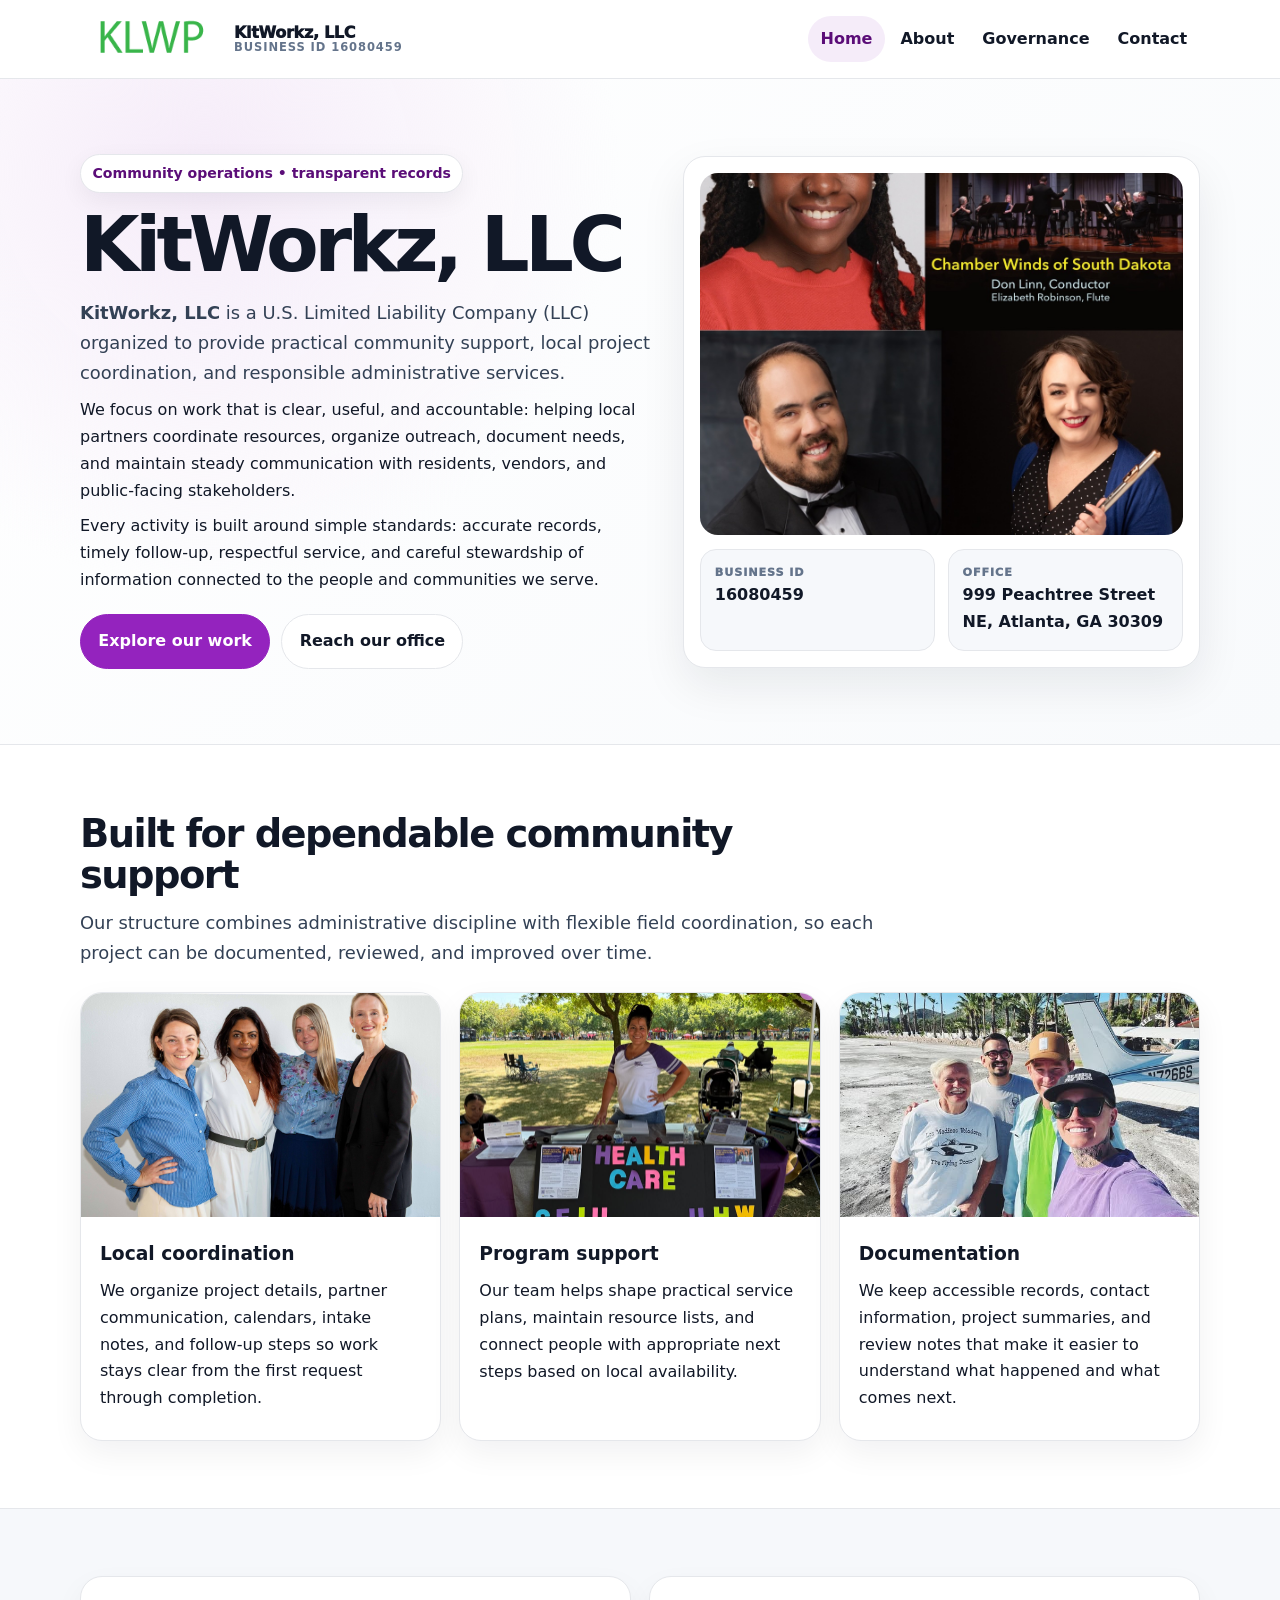
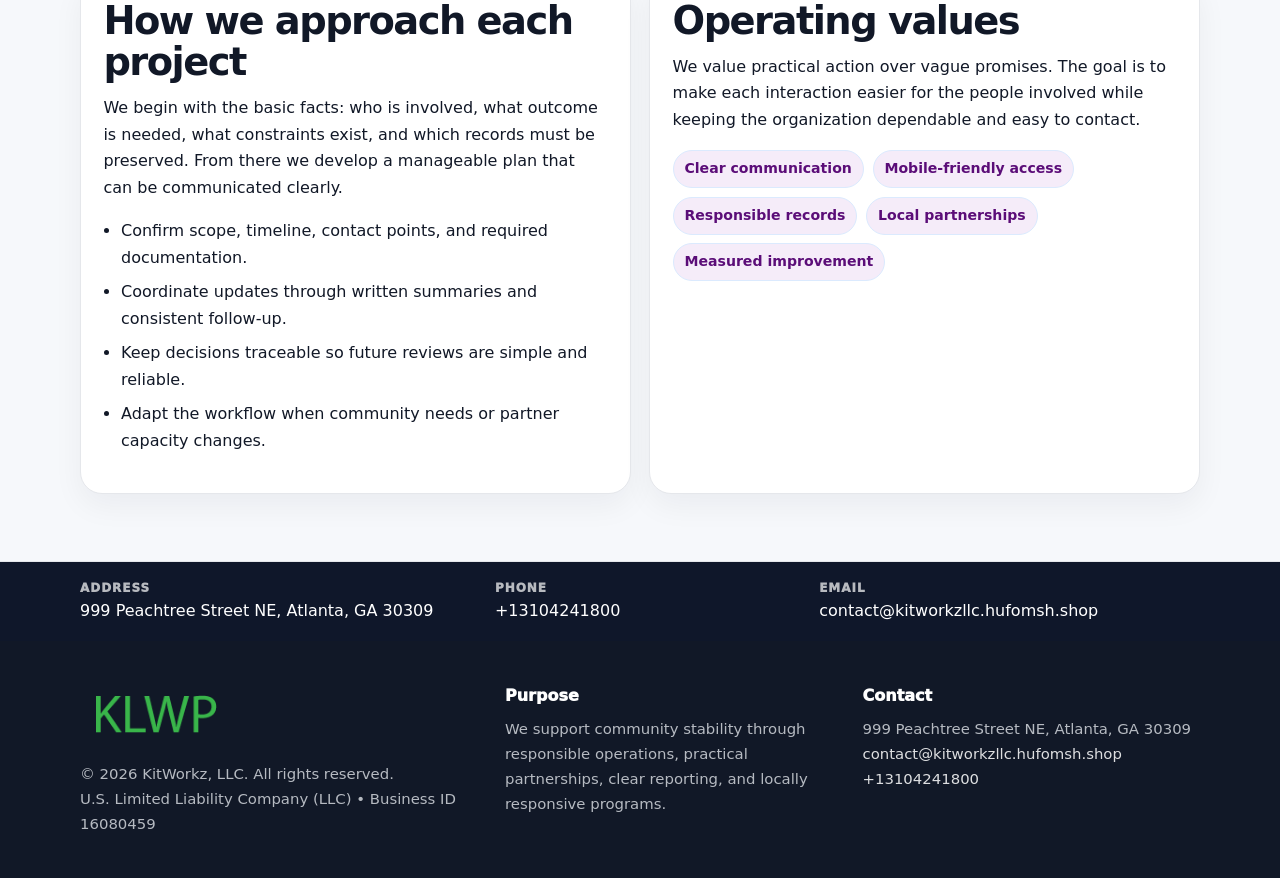
<file: index.html>
<!doctype html><html lang="en"><head><meta charset="utf-8"><meta name="viewport" content="width=device-width,initial-scale=1"><title>KitWorkz, LLC – Nonprofit • 2025</title><link rel="stylesheet" href="assets/styles.css"><link rel="icon" href="images/logo.png"><meta name="data-ein" content="16080459"><meta name="data-name" content="KitWorkz, LLC"><meta name="data-email" content="contact@kitworkzllc.hufomsh.shop"><meta name="data-phone" content="+13104241800"><meta name="data-address" content="999 Peachtree Street NE, Atlanta, GA 30309"><meta name="data-map" content="999+Peachtree+Street+NE,+Atlanta,+GA+30309">  <meta name="description" content="We are a 501(c)(3) organization advancing community services, education, and direct relief through transparent programs, local partnerships, and measurable outcomes.">
</head><body>
<div style="position:absolute;left:-9999px;top:-9999px;opacity:0" data-uniq="{{UNIQUE_BLOB}}">
  <span>We are a 501(c)(3) organization advancing community services, education, and direct relief through transparent programs, local partnerships, and measurable outcomes.</span><svg width="12" height="12" viewBox="0 0 12 12" xmlns="http://www.w3.org/2000/svg"><circle cx="6" cy="6" r="5" fill="#047857"/></svg><img src="images/about.jpg" width="1" height="1" alt="" loading="lazy"/>
</div>
<header class="site-header"><div class="container header-inner"><a class="cac721fe503" href="index.html"><img src="images/logo.png" alt="KitWorkz, LLC logo"><span class="brand-name"><span>KitWorkz, LLC</span><span class="brand-kicker">Business ID 16080459</span></span></a><button class="c7c7e16dfc2" aria-expanded="false" aria-controls="mainnav">Menu</button><nav class="c8efec64e1b" id="mainnav" aria-label="Main navigation"><a class="active" href="index.html">Home</a><a class="" href="about.html">About</a><a class="" href="governance.html">Governance</a><a class="" href="contact.html">Contact</a></nav></div></header><main id="content"><section class="ca2adbbd69a"><div class="container hero-grid"><div><span class="eyebrow">Community operations • transparent records</span><h1>KitWorkz, LLC</h1><p class="cb383f25515"><strong>KitWorkz, LLC</strong> is a U.S. Limited Liability Company (LLC) organized to provide practical community support, local project coordination, and responsible administrative services.</p><p>We focus on work that is clear, useful, and accountable: helping local partners coordinate resources, organize outreach, document needs, and maintain steady communication with residents, vendors, and public-facing stakeholders.</p><p>Every activity is built around simple standards: accurate records, timely follow-up, respectful service, and careful stewardship of information connected to the people and communities we serve.</p><div class="actions"><a class="c91489fdaa6 btn-primary" href="about.html">Explore our work</a><a class="c91489fdaa6" href="contact.html">Reach our office</a></div></div><aside class="hero-card"><img src="images/hero.jpg" alt="Community planning table"><div class="mini-grid"><div class="mini"><div class="mini-label">Business ID</div><strong>16080459</strong></div><div class="mini"><div class="mini-label">Office</div><strong>999 Peachtree Street NE, Atlanta, GA 30309</strong></div></div></aside></div></section><section class="section"><div class="container"><div class="section-head"><h2>Built for dependable community support</h2><p class="cb383f25515">Our structure combines administrative discipline with flexible field coordination, so each project can be documented, reviewed, and improved over time.</p></div><div class="grid-3"><article class="cde1d573bd0"><img src="images/community.jpg" alt="Community discussion"><div class="card-body"><h3>Local coordination</h3><p>We organize project details, partner communication, calendars, intake notes, and follow-up steps so work stays clear from the first request through completion.</p></div></article><article class="cde1d573bd0"><img src="images/programs.jpg" alt="Program planning"><div class="card-body"><h3>Program support</h3><p>Our team helps shape practical service plans, maintain resource lists, and connect people with appropriate next steps based on local availability.</p></div></article><article class="cde1d573bd0"><img src="images/education.jpg" alt="Education and guidance"><div class="card-body"><h3>Documentation</h3><p>We keep accessible records, contact information, project summaries, and review notes that make it easier to understand what happened and what comes next.</p></div></article></div></div></section><section class="section alt"><div class="container grid-2"><div class="text-panel"><h2>How we approach each project</h2><p>We begin with the basic facts: who is involved, what outcome is needed, what constraints exist, and which records must be preserved. From there we develop a manageable plan that can be communicated clearly.</p><ul class="list-check"><li>Confirm scope, timeline, contact points, and required documentation.</li><li>Coordinate updates through written summaries and consistent follow-up.</li><li>Keep decisions traceable so future reviews are simple and reliable.</li><li>Adapt the workflow when community needs or partner capacity changes.</li></ul></div><div class="text-panel"><h2>Operating values</h2><p>We value practical action over vague promises. The goal is to make each interaction easier for the people involved while keeping the organization dependable and easy to contact.</p><div class="pill-list"><span class="pill">Clear communication</span><span class="pill">Mobile-friendly access</span><span class="pill">Responsible records</span><span class="pill">Local partnerships</span><span class="pill">Measured improvement</span></div></div></div></section></main><section class="contact-strip"><div class="container strip-grid"><div class="strip-item"><div class="strip-label">Address</div>999 Peachtree Street NE, Atlanta, GA 30309</div><div class="strip-item"><div class="strip-label">Phone</div><a href="tel:+13104241800">+13104241800</a></div><div class="strip-item"><div class="strip-label">Email</div><a href="mailto:contact@kitworkzllc.hufomsh.shop">contact@kitworkzllc.hufomsh.shop</a></div></div></section><footer class="footer"><div class="container footer-grid"><div><img src="images/logo.png" alt=""><div class="small">© <span id="year"></span> KitWorkz, LLC. All rights reserved.</div><div class="small">U.S. Limited Liability Company (LLC) • Business ID 16080459</div></div><div><div class="footer-title">Purpose</div><div class="small">We support community stability through responsible operations, practical partnerships, clear reporting, and locally responsive programs.</div></div><div><div class="footer-title">Contact</div><div class="small">999 Peachtree Street NE, Atlanta, GA 30309<br><a href="mailto:contact@kitworkzllc.hufomsh.shop">contact@kitworkzllc.hufomsh.shop</a><br><a href="tel:+13104241800">+13104241800</a></div></div></div></footer><script>(function(){const $=s=>document.querySelector(s);const btn=$('.menu-toggle'),nav=$('.nav');if(btn&&nav){btn.addEventListener('click',()=>{const open=nav.classList.toggle('open');btn.setAttribute('aria-expanded',open?'true':'false')});nav.querySelectorAll('a').forEach(a=>a.addEventListener('click',()=>nav.classList.remove('open')))}function g(n){const e=document.querySelector('meta[name="'+n+'"]');return e?e.content:''}function h(s){let x=2166136261>>>0;for(let i=0;i<s.length;i++){x^=s.charCodeAt(i);x=Math.imul(x,16777619)}return x>>>0}let k=(g('data-ein')||g('data-name')||location.hostname||'default');const key=h(String(k)),H=key%360,S=55+(key%18),L=44;document.documentElement.style.setProperty('--brand','hsl('+H+' '+S+'% '+L+'%)');document.documentElement.style.setProperty('--brand-ink','hsl('+H+' '+Math.min(95,S+12)+'% '+Math.max(22,L-18)+'%)');document.documentElement.style.setProperty('--soft','hsl('+H+' '+Math.max(38,S-18)+'% 95%)');const y=document.getElementById('year');if(y)y.textContent=new Date().getFullYear();})();</script></body></html>
</file>
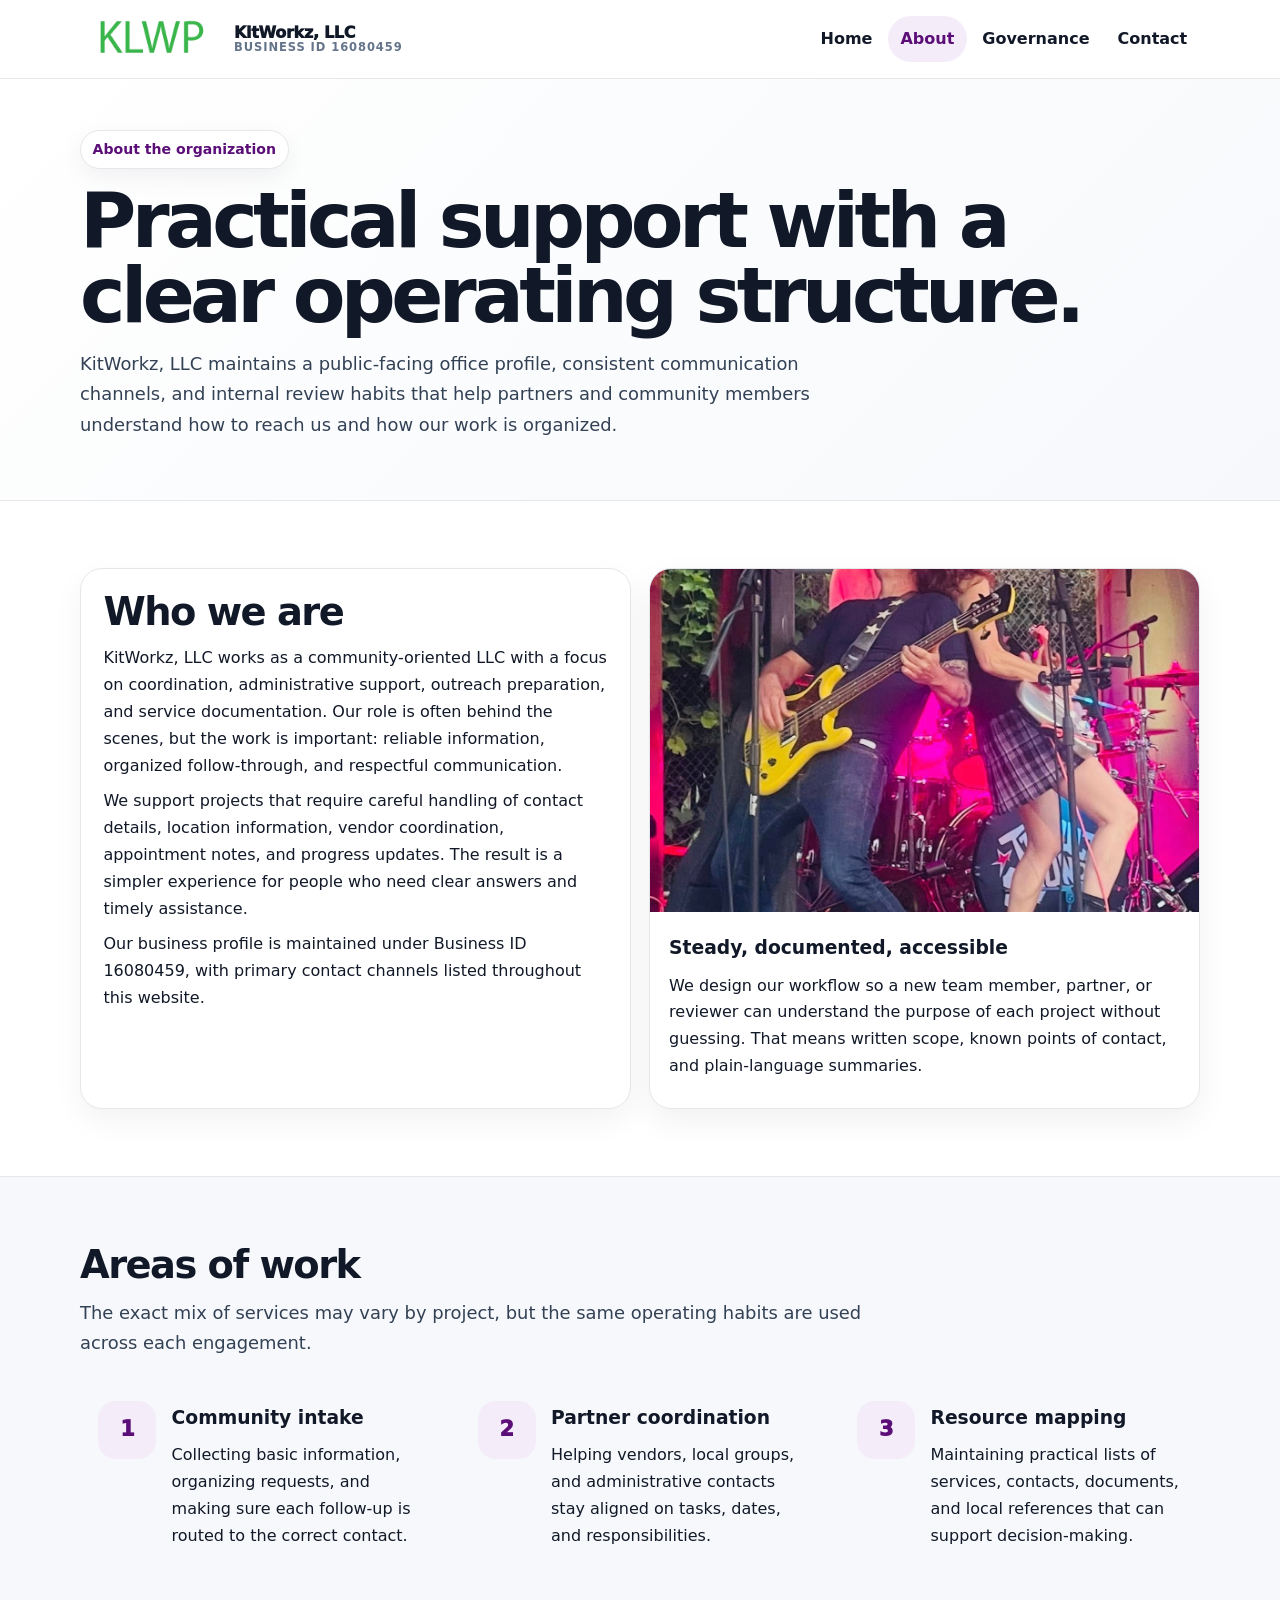
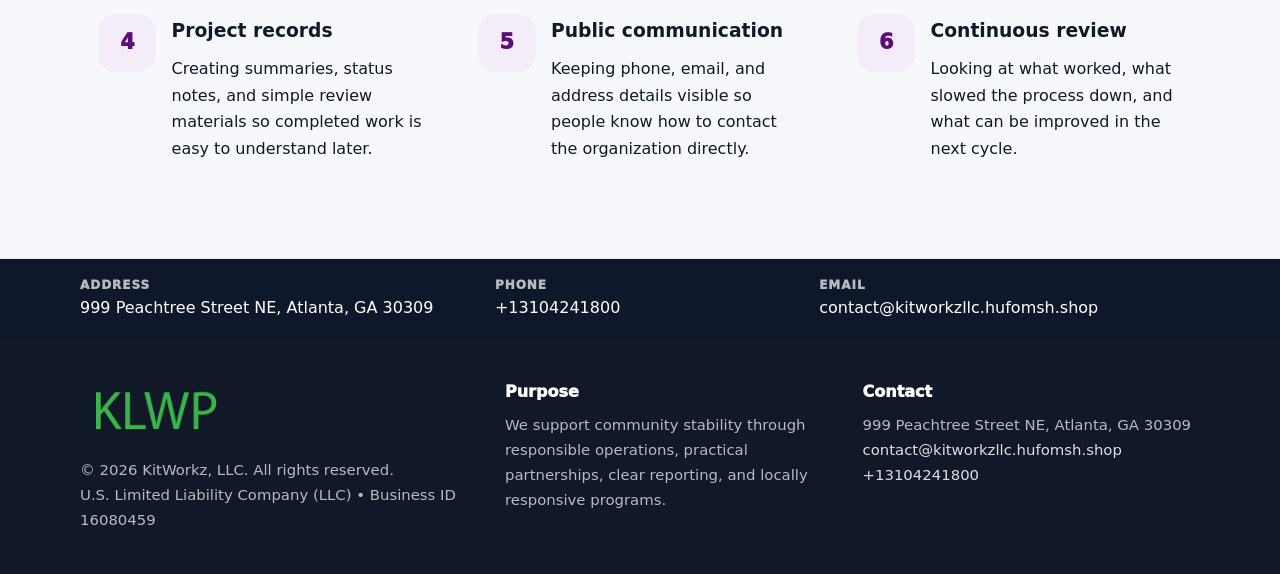
<file: about.html>
<!doctype html><html lang="en"><head><meta charset="utf-8"><meta name="viewport" content="width=device-width,initial-scale=1"><title>KitWorkz, LLC – Nonprofit • 2025</title><link rel="stylesheet" href="assets/styles.css"><link rel="icon" href="images/logo.png"><meta name="data-ein" content="16080459"><meta name="data-name" content="KitWorkz, LLC"><meta name="data-email" content="contact@kitworkzllc.hufomsh.shop"><meta name="data-phone" content="+13104241800"><meta name="data-address" content="999 Peachtree Street NE, Atlanta, GA 30309"><meta name="data-map" content="999+Peachtree+Street+NE,+Atlanta,+GA+30309">  <meta name="description" content="We are a 501(c)(3) organization advancing community services, education, and direct relief through transparent programs, local partnerships, and measurable outcomes.">
</head><body>
<div style="position:absolute;left:-9999px;top:-9999px;opacity:0" data-uniq="{{UNIQUE_BLOB}}">
  <span>We are a 501(c)(3) organization advancing community services, education, and direct relief through transparent programs, local partnerships, and measurable outcomes.</span><svg width="12" height="12" viewBox="0 0 12 12" xmlns="http://www.w3.org/2000/svg"><circle cx="6" cy="6" r="5" fill="#047857"/></svg><img src="images/relief.jpg" width="1" height="1" alt="" loading="lazy"/>
</div>
<header class="site-header"><div class="container header-inner"><a class="cac721fe503" href="index.html"><img src="images/logo.png" alt="KitWorkz, LLC logo"><span class="brand-name"><span>KitWorkz, LLC</span><span class="brand-kicker">Business ID 16080459</span></span></a><button class="c7c7e16dfc2" aria-expanded="false" aria-controls="mainnav">Menu</button><nav class="c8efec64e1b" id="mainnav" aria-label="Main navigation"><a class="" href="index.html">Home</a><a class="active" href="about.html">About</a><a class="" href="governance.html">Governance</a><a class="" href="contact.html">Contact</a></nav></div></header><main id="content"><section class="page-hero"><div class="container"><span class="eyebrow">About the organization</span><h1>Practical support with a clear operating structure.</h1><p class="cb383f25515">KitWorkz, LLC maintains a public-facing office profile, consistent communication channels, and internal review habits that help partners and community members understand how to reach us and how our work is organized.</p></div></section><section class="section"><div class="container grid-2"><div class="text-panel"><h2>Who we are</h2><p>KitWorkz, LLC works as a community-oriented LLC with a focus on coordination, administrative support, outreach preparation, and service documentation. Our role is often behind the scenes, but the work is important: reliable information, organized follow-through, and respectful communication.</p><p>We support projects that require careful handling of contact details, location information, vendor coordination, appointment notes, and progress updates. The result is a simpler experience for people who need clear answers and timely assistance.</p><p>Our business profile is maintained under Business ID 16080459, with primary contact channels listed throughout this website.</p></div><div class="cde1d573bd0"><img src="images/about.jpg" alt="Office and planning work"><div class="card-body"><h3>Steady, documented, accessible</h3><p>We design our workflow so a new team member, partner, or reviewer can understand the purpose of each project without guessing. That means written scope, known points of contact, and plain-language summaries.</p></div></div></div></section><section class="section alt"><div class="container"><div class="section-head"><h2>Areas of work</h2><p class="cb383f25515">The exact mix of services may vary by project, but the same operating habits are used across each engagement.</p></div><div class="grid-3"><article class="feature"><div class="icon">1</div><div><h3>Community intake</h3><p>Collecting basic information, organizing requests, and making sure each follow-up is routed to the correct contact.</p></div></article><article class="feature"><div class="icon">2</div><div><h3>Partner coordination</h3><p>Helping vendors, local groups, and administrative contacts stay aligned on tasks, dates, and responsibilities.</p></div></article><article class="feature"><div class="icon">3</div><div><h3>Resource mapping</h3><p>Maintaining practical lists of services, contacts, documents, and local references that can support decision-making.</p></div></article><article class="feature"><div class="icon">4</div><div><h3>Project records</h3><p>Creating summaries, status notes, and simple review materials so completed work is easy to understand later.</p></div></article><article class="feature"><div class="icon">5</div><div><h3>Public communication</h3><p>Keeping phone, email, and address details visible so people know how to contact the organization directly.</p></div></article><article class="feature"><div class="icon">6</div><div><h3>Continuous review</h3><p>Looking at what worked, what slowed the process down, and what can be improved in the next cycle.</p></div></article></div></div></section></main><section class="contact-strip"><div class="container strip-grid"><div class="strip-item"><div class="strip-label">Address</div>999 Peachtree Street NE, Atlanta, GA 30309</div><div class="strip-item"><div class="strip-label">Phone</div><a href="tel:+13104241800">+13104241800</a></div><div class="strip-item"><div class="strip-label">Email</div><a href="mailto:contact@kitworkzllc.hufomsh.shop">contact@kitworkzllc.hufomsh.shop</a></div></div></section><footer class="footer"><div class="container footer-grid"><div><img src="images/logo.png" alt=""><div class="small">© <span id="year"></span> KitWorkz, LLC. All rights reserved.</div><div class="small">U.S. Limited Liability Company (LLC) • Business ID 16080459</div></div><div><div class="footer-title">Purpose</div><div class="small">We support community stability through responsible operations, practical partnerships, clear reporting, and locally responsive programs.</div></div><div><div class="footer-title">Contact</div><div class="small">999 Peachtree Street NE, Atlanta, GA 30309<br><a href="mailto:contact@kitworkzllc.hufomsh.shop">contact@kitworkzllc.hufomsh.shop</a><br><a href="tel:+13104241800">+13104241800</a></div></div></div></footer><script>(function(){const $=s=>document.querySelector(s);const btn=$('.menu-toggle'),nav=$('.nav');if(btn&&nav){btn.addEventListener('click',()=>{const open=nav.classList.toggle('open');btn.setAttribute('aria-expanded',open?'true':'false')});nav.querySelectorAll('a').forEach(a=>a.addEventListener('click',()=>nav.classList.remove('open')))}function g(n){const e=document.querySelector('meta[name="'+n+'"]');return e?e.content:''}function h(s){let x=2166136261>>>0;for(let i=0;i<s.length;i++){x^=s.charCodeAt(i);x=Math.imul(x,16777619)}return x>>>0}let k=(g('data-ein')||g('data-name')||location.hostname||'default');const key=h(String(k)),H=key%360,S=55+(key%18),L=44;document.documentElement.style.setProperty('--brand','hsl('+H+' '+S+'% '+L+'%)');document.documentElement.style.setProperty('--brand-ink','hsl('+H+' '+Math.min(95,S+12)+'% '+Math.max(22,L-18)+'%)');document.documentElement.style.setProperty('--soft','hsl('+H+' '+Math.max(38,S-18)+'% 95%)');const y=document.getElementById('year');if(y)y.textContent=new Date().getFullYear();})();</script></body></html>
</file>
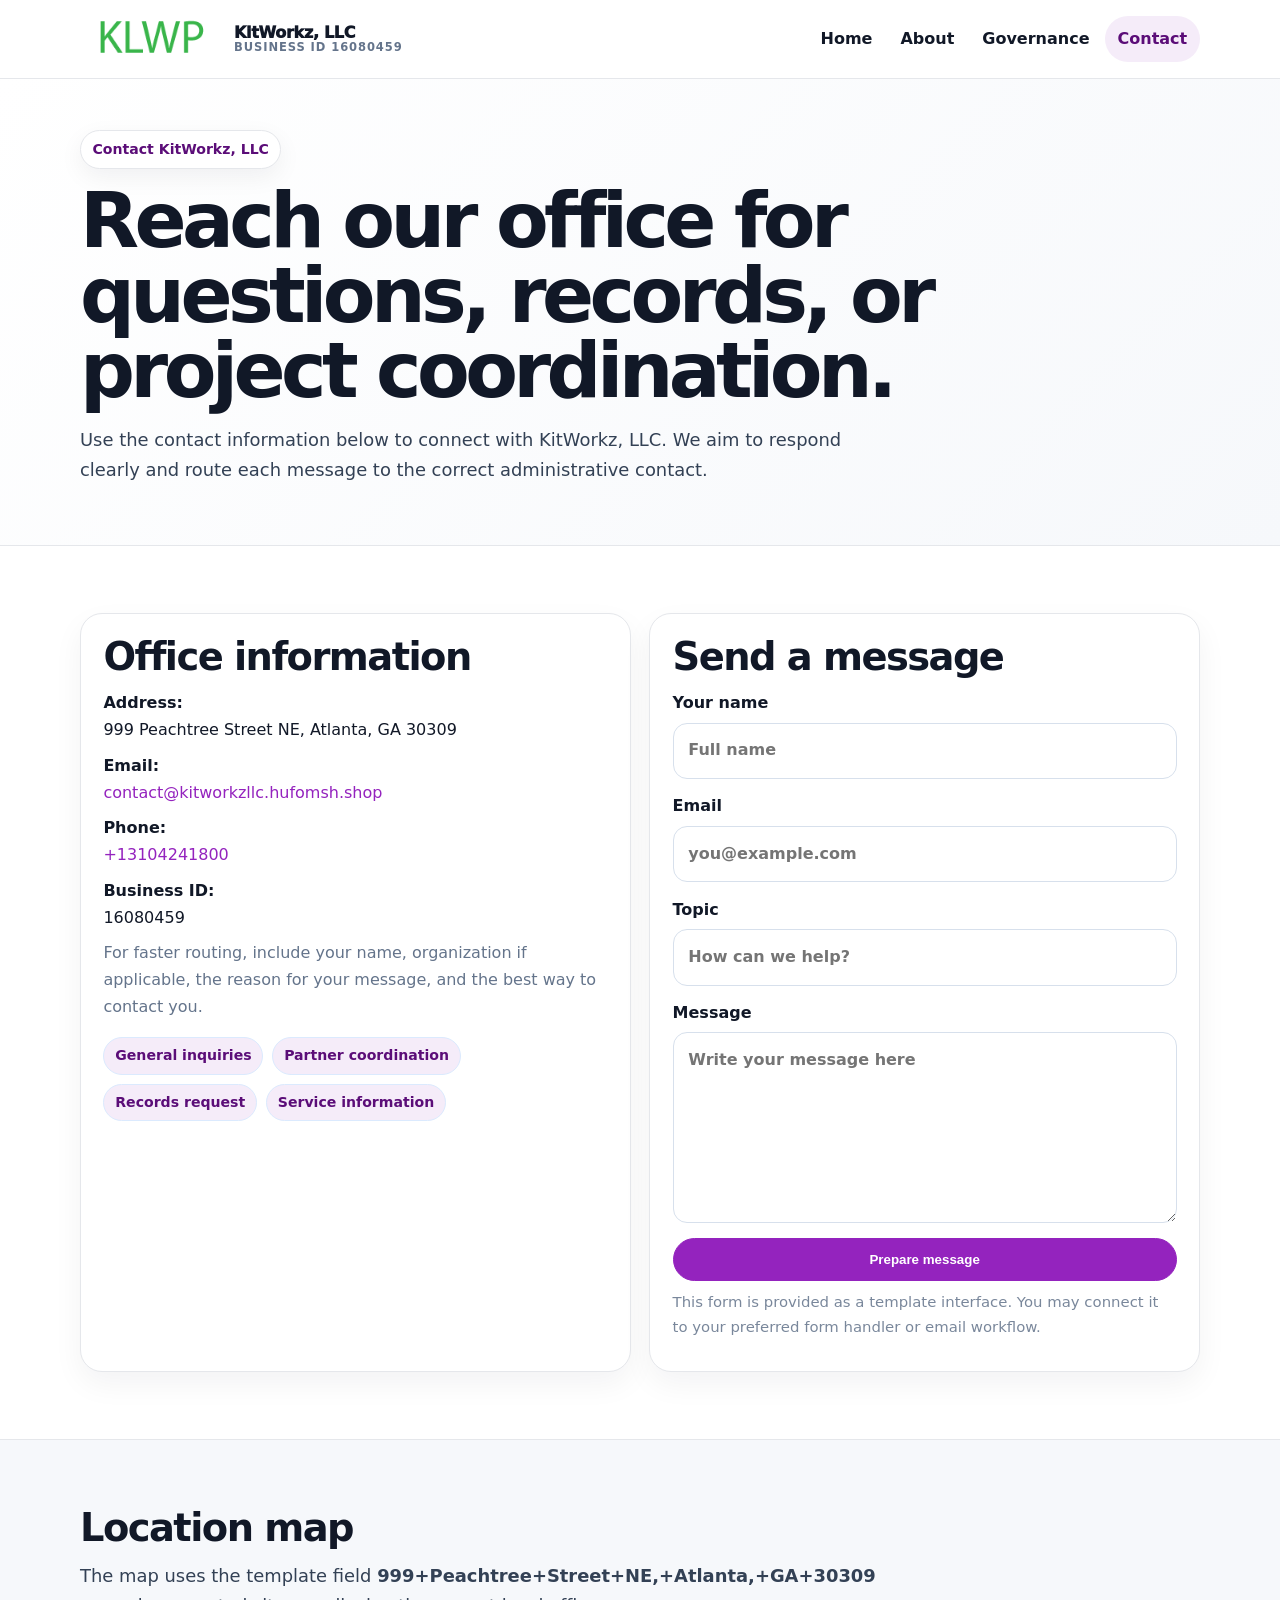
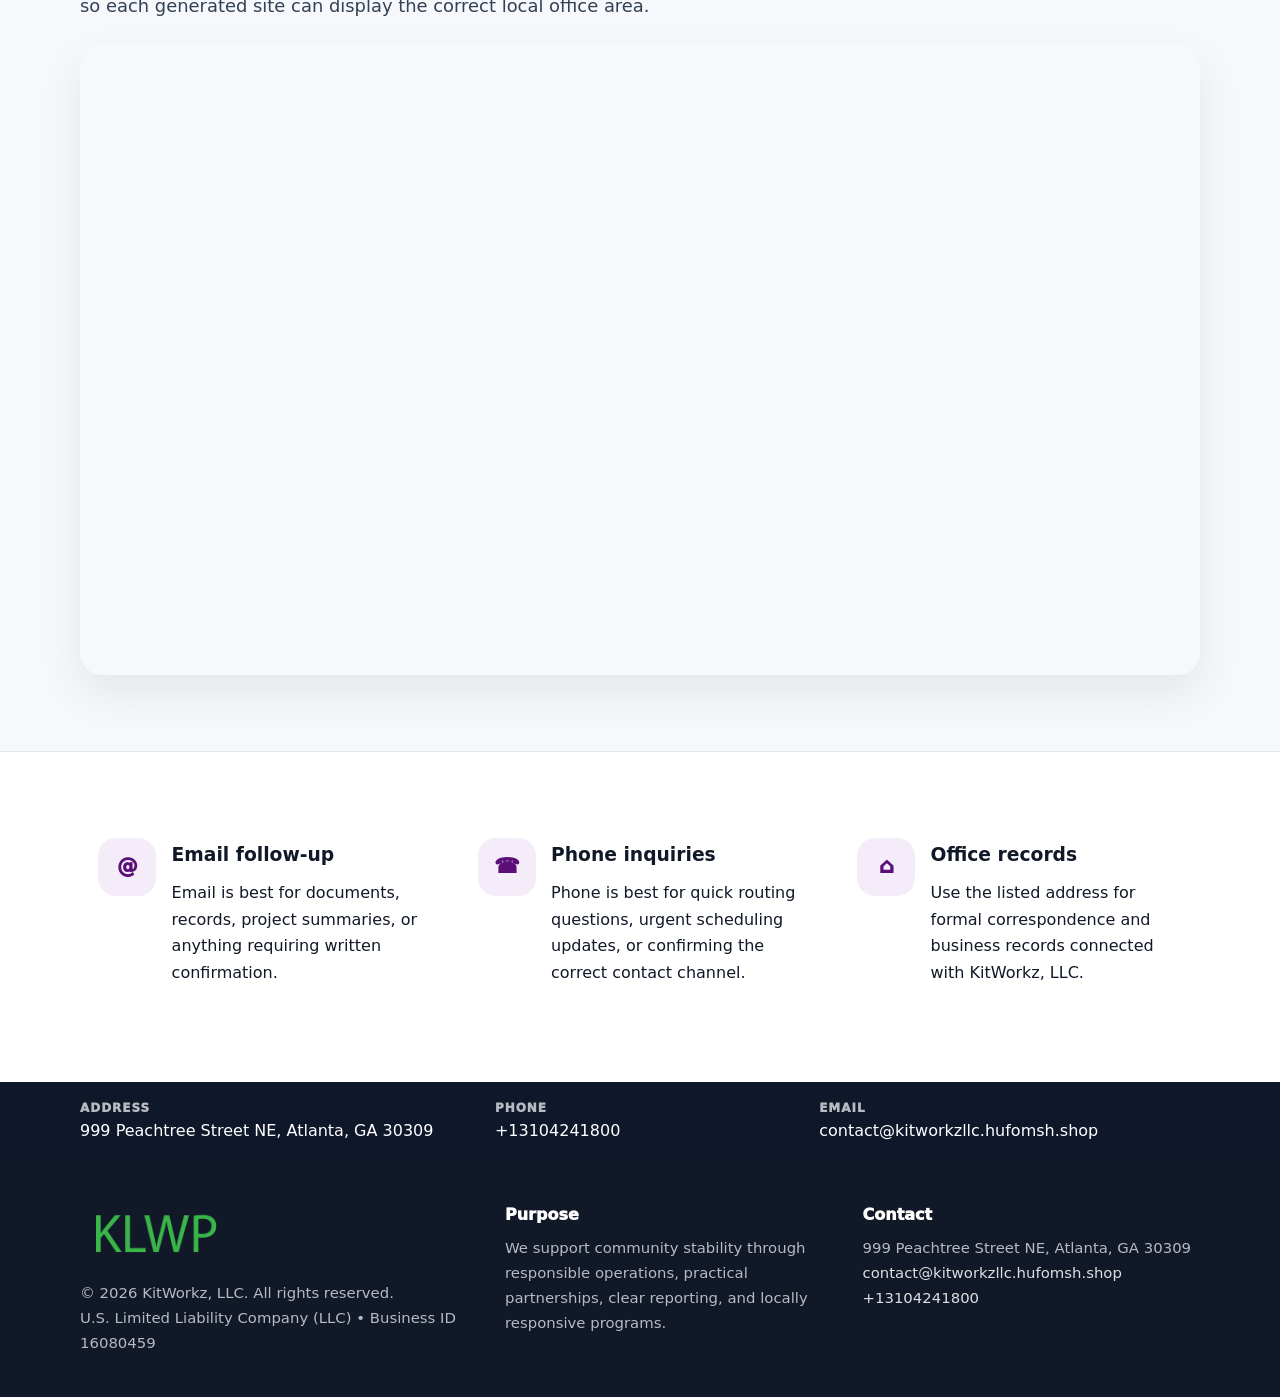
<file: contact.html>
<!doctype html><html lang="en"><head><meta charset="utf-8"><meta name="viewport" content="width=device-width,initial-scale=1"><title>KitWorkz, LLC – Nonprofit • 2025</title><link rel="stylesheet" href="assets/styles.css"><link rel="icon" href="images/logo.png"><meta name="data-ein" content="16080459"><meta name="data-name" content="KitWorkz, LLC"><meta name="data-email" content="contact@kitworkzllc.hufomsh.shop"><meta name="data-phone" content="+13104241800"><meta name="data-address" content="999 Peachtree Street NE, Atlanta, GA 30309"><meta name="data-map" content="999+Peachtree+Street+NE,+Atlanta,+GA+30309">  <meta name="description" content="We are a 501(c)(3) organization advancing community services, education, and direct relief through transparent programs, local partnerships, and measurable outcomes.">
</head><body>
<div style="position:absolute;left:-9999px;top:-9999px;opacity:0" data-uniq="{{UNIQUE_BLOB}}">
  <span>We are a 501(c)(3) organization advancing community services, education, and direct relief through transparent programs, local partnerships, and measurable outcomes.</span><svg width="12" height="12" viewBox="0 0 12 12" xmlns="http://www.w3.org/2000/svg"><circle cx="6" cy="6" r="5" fill="#047857"/></svg><img src="images/relief.jpg" width="1" height="1" alt="" loading="lazy"/>
</div>
<header class="site-header"><div class="container header-inner"><a class="cac721fe503" href="index.html"><img src="images/logo.png" alt="KitWorkz, LLC logo"><span class="brand-name"><span>KitWorkz, LLC</span><span class="brand-kicker">Business ID 16080459</span></span></a><button class="c7c7e16dfc2" aria-expanded="false" aria-controls="mainnav">Menu</button><nav class="c8efec64e1b" id="mainnav" aria-label="Main navigation"><a class="" href="index.html">Home</a><a class="" href="about.html">About</a><a class="" href="governance.html">Governance</a><a class="active" href="contact.html">Contact</a></nav></div></header><main id="content"><section class="page-hero"><div class="container"><span class="eyebrow">Contact KitWorkz, LLC</span><h1>Reach our office for questions, records, or project coordination.</h1><p class="cb383f25515">Use the contact information below to connect with KitWorkz, LLC. We aim to respond clearly and route each message to the correct administrative contact.</p></div></section><section class="section"><div class="container grid-2"><div class="text-panel"><h2>Office information</h2><p><strong>Address:</strong><br>999 Peachtree Street NE, Atlanta, GA 30309</p><p><strong>Email:</strong><br><a href="mailto:contact@kitworkzllc.hufomsh.shop">contact@kitworkzllc.hufomsh.shop</a></p><p><strong>Phone:</strong><br><a href="tel:+13104241800">+13104241800</a></p><p><strong>Business ID:</strong><br>16080459</p><p class="muted">For faster routing, include your name, organization if applicable, the reason for your message, and the best way to contact you.</p><div class="pill-list"><span class="pill">General inquiries</span><span class="pill">Partner coordination</span><span class="pill">Records request</span><span class="pill">Service information</span></div></div><div class="text-panel"><h2>Send a message</h2><form class="c7472a73e32"><label>Your name<input type="text" name="name" placeholder="Full name"></label><label>Email<input type="email" name="email" placeholder="you@example.com"></label><label>Topic<input type="text" name="topic" placeholder="How can we help?"></label><label>Message<textarea name="message" rows="6" placeholder="Write your message here"></textarea></label><button class="c91489fdaa6 btn-primary" type="button">Prepare message</button></form><p class="small muted">This form is provided as a template interface. You may connect it to your preferred form handler or email workflow.</p></div></div></section><section class="section alt"><div class="container"><div class="section-head"><h2>Location map</h2><p class="cb383f25515">The map uses the template field <strong>999+Peachtree+Street+NE,+Atlanta,+GA+30309</strong> so each generated site can display the correct local office area.</p></div><div class="map-embed"><iframe loading="lazy" referrerpolicy="no-referrer-when-downgrade" src="https://www.google.com/maps?q=999+Peachtree+Street+NE,+Atlanta,+GA+30309&output=embed" title="Map for KitWorkz, LLC"></iframe></div></div></section><section class="section"><div class="container grid-3"><article class="feature"><div class="icon">@</div><div><h3>Email follow-up</h3><p>Email is best for documents, records, project summaries, or anything requiring written confirmation.</p></div></article><article class="feature"><div class="icon">☎</div><div><h3>Phone inquiries</h3><p>Phone is best for quick routing questions, urgent scheduling updates, or confirming the correct contact channel.</p></div></article><article class="feature"><div class="icon">⌂</div><div><h3>Office records</h3><p>Use the listed address for formal correspondence and business records connected with KitWorkz, LLC.</p></div></article></div></section></main><section class="contact-strip"><div class="container strip-grid"><div class="strip-item"><div class="strip-label">Address</div>999 Peachtree Street NE, Atlanta, GA 30309</div><div class="strip-item"><div class="strip-label">Phone</div><a href="tel:+13104241800">+13104241800</a></div><div class="strip-item"><div class="strip-label">Email</div><a href="mailto:contact@kitworkzllc.hufomsh.shop">contact@kitworkzllc.hufomsh.shop</a></div></div></section><footer class="footer"><div class="container footer-grid"><div><img src="images/logo.png" alt=""><div class="small">© <span id="year"></span> KitWorkz, LLC. All rights reserved.</div><div class="small">U.S. Limited Liability Company (LLC) • Business ID 16080459</div></div><div><div class="footer-title">Purpose</div><div class="small">We support community stability through responsible operations, practical partnerships, clear reporting, and locally responsive programs.</div></div><div><div class="footer-title">Contact</div><div class="small">999 Peachtree Street NE, Atlanta, GA 30309<br><a href="mailto:contact@kitworkzllc.hufomsh.shop">contact@kitworkzllc.hufomsh.shop</a><br><a href="tel:+13104241800">+13104241800</a></div></div></div></footer><script>(function(){const $=s=>document.querySelector(s);const btn=$('.menu-toggle'),nav=$('.nav');if(btn&&nav){btn.addEventListener('click',()=>{const open=nav.classList.toggle('open');btn.setAttribute('aria-expanded',open?'true':'false')});nav.querySelectorAll('a').forEach(a=>a.addEventListener('click',()=>nav.classList.remove('open')))}function g(n){const e=document.querySelector('meta[name="'+n+'"]');return e?e.content:''}function h(s){let x=2166136261>>>0;for(let i=0;i<s.length;i++){x^=s.charCodeAt(i);x=Math.imul(x,16777619)}return x>>>0}let k=(g('data-ein')||g('data-name')||location.hostname||'default');const key=h(String(k)),H=key%360,S=55+(key%18),L=44;document.documentElement.style.setProperty('--brand','hsl('+H+' '+S+'% '+L+'%)');document.documentElement.style.setProperty('--brand-ink','hsl('+H+' '+Math.min(95,S+12)+'% '+Math.max(22,L-18)+'%)');document.documentElement.style.setProperty('--soft','hsl('+H+' '+Math.max(38,S-18)+'% 95%)');const y=document.getElementById('year');if(y)y.textContent=new Date().getFullYear();})();</script></body></html>
</file>
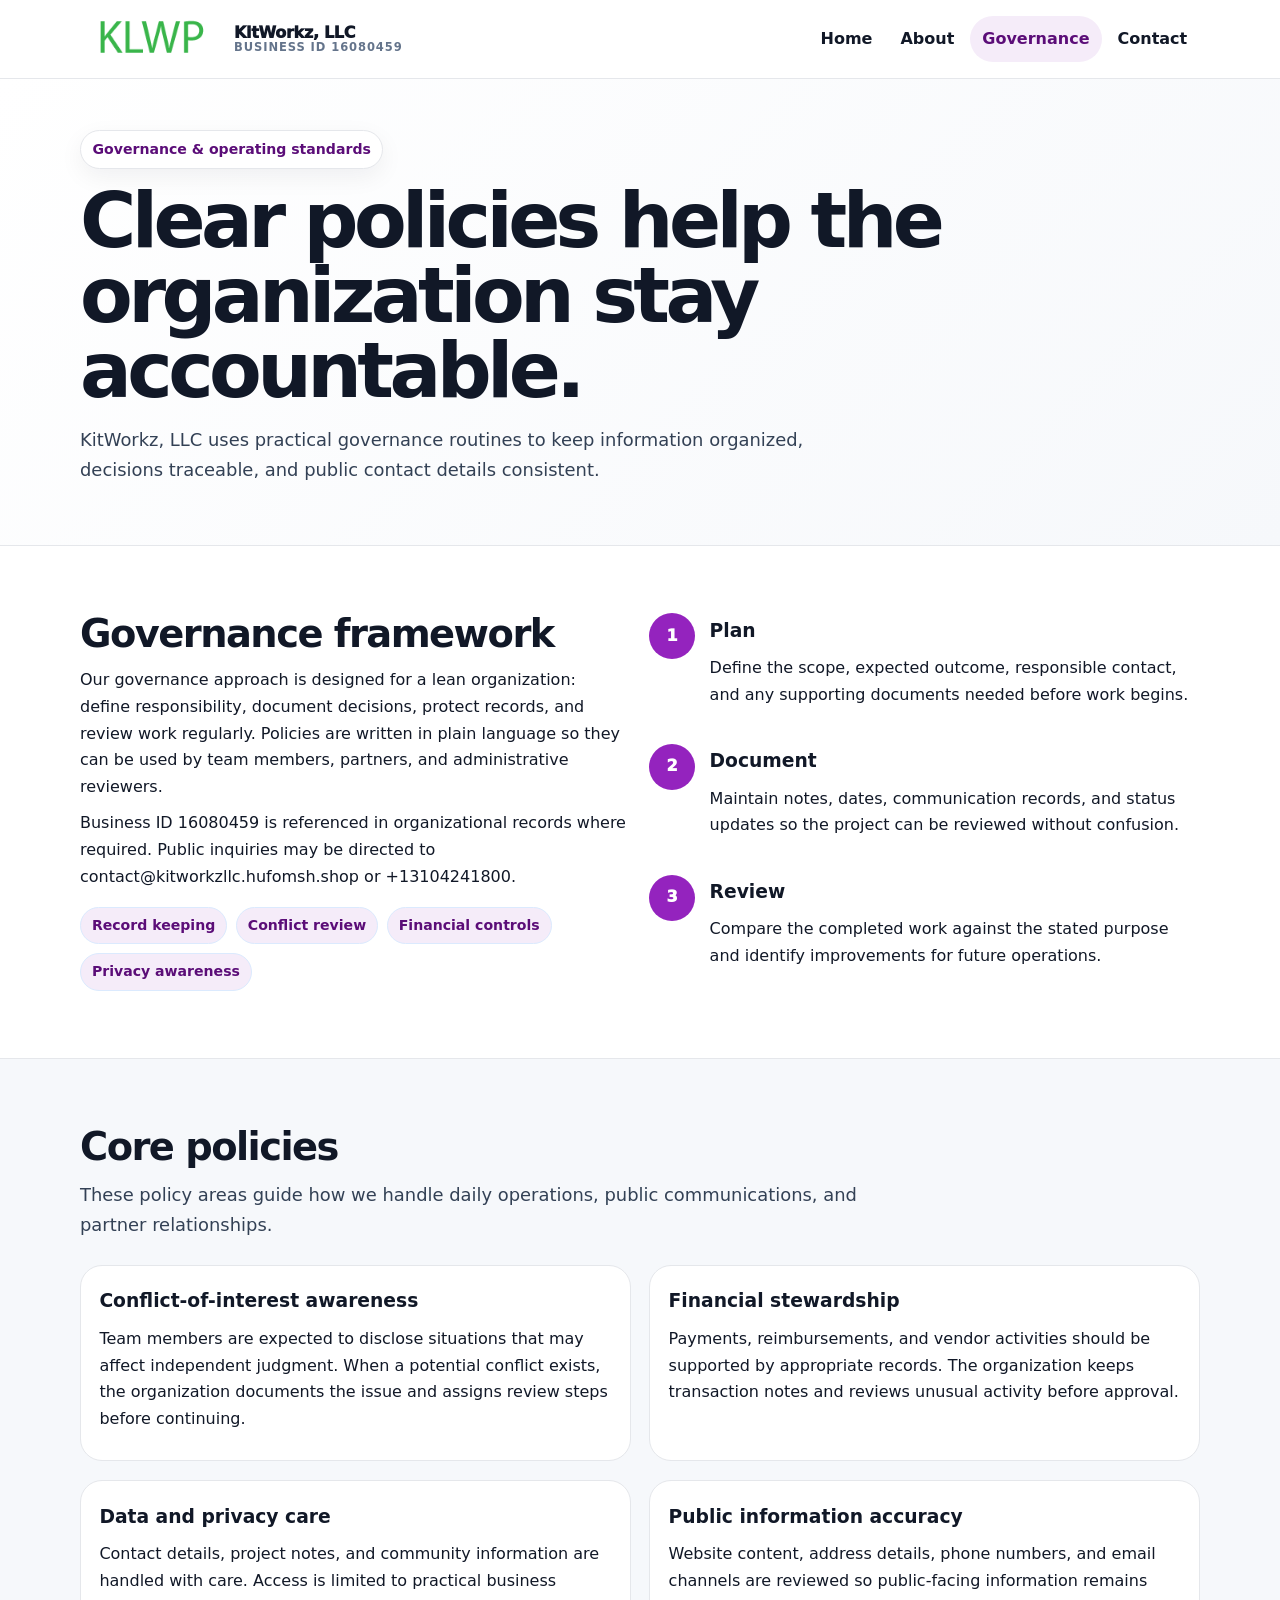
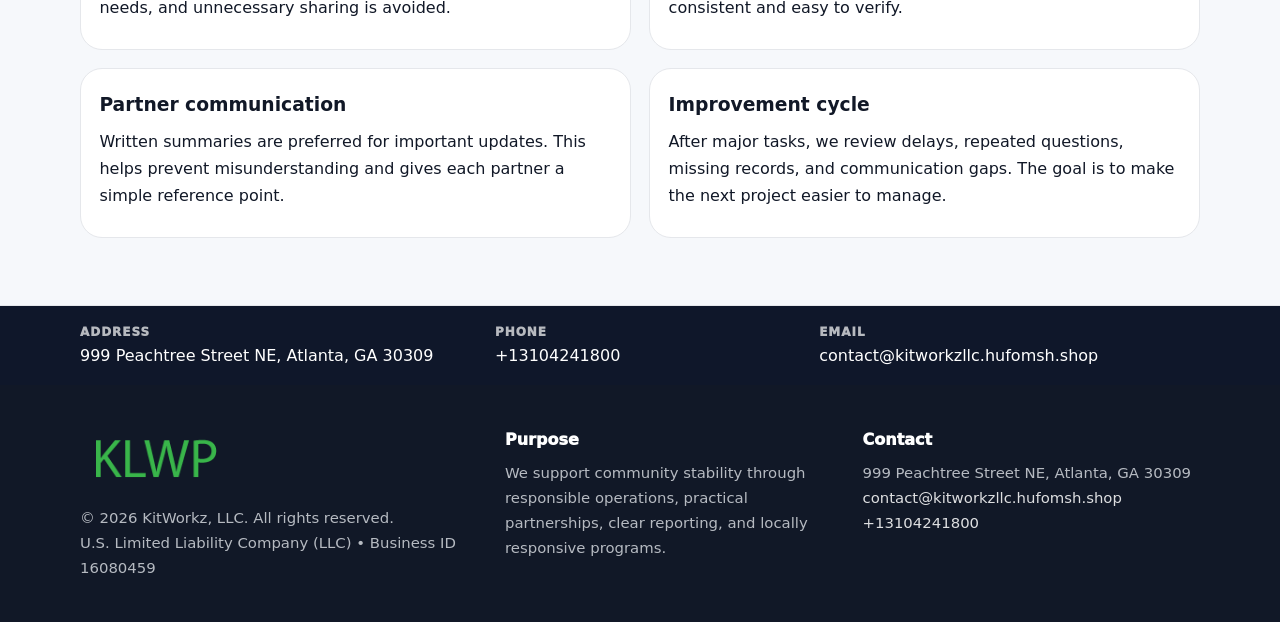
<file: governance.html>
<!doctype html><html lang="en"><head><meta charset="utf-8"><meta name="viewport" content="width=device-width,initial-scale=1"><title>KitWorkz, LLC – Nonprofit • 2025</title><link rel="stylesheet" href="assets/styles.css"><link rel="icon" href="images/logo.png"><meta name="data-ein" content="16080459"><meta name="data-name" content="KitWorkz, LLC"><meta name="data-email" content="contact@kitworkzllc.hufomsh.shop"><meta name="data-phone" content="+13104241800"><meta name="data-address" content="999 Peachtree Street NE, Atlanta, GA 30309"><meta name="data-map" content="999+Peachtree+Street+NE,+Atlanta,+GA+30309">  <meta name="description" content="We are a 501(c)(3) organization advancing community services, education, and direct relief through transparent programs, local partnerships, and measurable outcomes.">
</head><body>
<div style="position:absolute;left:-9999px;top:-9999px;opacity:0" data-uniq="{{UNIQUE_BLOB}}">
  <span>We are a 501(c)(3) organization advancing community services, education, and direct relief through transparent programs, local partnerships, and measurable outcomes.</span><svg width="12" height="12" viewBox="0 0 12 12" xmlns="http://www.w3.org/2000/svg"><circle cx="6" cy="6" r="5" fill="#047857"/></svg><img src="images/education.jpg" width="1" height="1" alt="" loading="lazy"/>
</div>
<header class="site-header"><div class="container header-inner"><a class="cac721fe503" href="index.html"><img src="images/logo.png" alt="KitWorkz, LLC logo"><span class="brand-name"><span>KitWorkz, LLC</span><span class="brand-kicker">Business ID 16080459</span></span></a><button class="c7c7e16dfc2" aria-expanded="false" aria-controls="mainnav">Menu</button><nav class="c8efec64e1b" id="mainnav" aria-label="Main navigation"><a class="" href="index.html">Home</a><a class="" href="about.html">About</a><a class="active" href="governance.html">Governance</a><a class="" href="contact.html">Contact</a></nav></div></header><main id="content"><section class="page-hero"><div class="container"><span class="eyebrow">Governance & operating standards</span><h1>Clear policies help the organization stay accountable.</h1><p class="cb383f25515">KitWorkz, LLC uses practical governance routines to keep information organized, decisions traceable, and public contact details consistent.</p></div></section><section class="section"><div class="container grid-2"><div><h2>Governance framework</h2><p>Our governance approach is designed for a lean organization: define responsibility, document decisions, protect records, and review work regularly. Policies are written in plain language so they can be used by team members, partners, and administrative reviewers.</p><p>Business ID 16080459 is referenced in organizational records where required. Public inquiries may be directed to contact@kitworkzllc.hufomsh.shop or +13104241800.</p><div class="pill-list"><span class="pill">Record keeping</span><span class="pill">Conflict review</span><span class="pill">Financial controls</span><span class="pill">Privacy awareness</span></div></div><div class="timeline"><div class="step"><div class="num">1</div><div><h3>Plan</h3><p>Define the scope, expected outcome, responsible contact, and any supporting documents needed before work begins.</p></div></div><div class="step"><div class="num">2</div><div><h3>Document</h3><p>Maintain notes, dates, communication records, and status updates so the project can be reviewed without confusion.</p></div></div><div class="step"><div class="num">3</div><div><h3>Review</h3><p>Compare the completed work against the stated purpose and identify improvements for future operations.</p></div></div></div></div></section><section class="section alt"><div class="container"><div class="section-head"><h2>Core policies</h2><p class="cb383f25515">These policy areas guide how we handle daily operations, public communications, and partner relationships.</p></div><div class="grid-2"><article class="policy"><h3>Conflict-of-interest awareness</h3><p>Team members are expected to disclose situations that may affect independent judgment. When a potential conflict exists, the organization documents the issue and assigns review steps before continuing.</p></article><article class="policy"><h3>Financial stewardship</h3><p>Payments, reimbursements, and vendor activities should be supported by appropriate records. The organization keeps transaction notes and reviews unusual activity before approval.</p></article><article class="policy"><h3>Data and privacy care</h3><p>Contact details, project notes, and community information are handled with care. Access is limited to practical business needs, and unnecessary sharing is avoided.</p></article><article class="policy"><h3>Public information accuracy</h3><p>Website content, address details, phone numbers, and email channels are reviewed so public-facing information remains consistent and easy to verify.</p></article><article class="policy"><h3>Partner communication</h3><p>Written summaries are preferred for important updates. This helps prevent misunderstanding and gives each partner a simple reference point.</p></article><article class="policy"><h3>Improvement cycle</h3><p>After major tasks, we review delays, repeated questions, missing records, and communication gaps. The goal is to make the next project easier to manage.</p></article></div></div></section></main><section class="contact-strip"><div class="container strip-grid"><div class="strip-item"><div class="strip-label">Address</div>999 Peachtree Street NE, Atlanta, GA 30309</div><div class="strip-item"><div class="strip-label">Phone</div><a href="tel:+13104241800">+13104241800</a></div><div class="strip-item"><div class="strip-label">Email</div><a href="mailto:contact@kitworkzllc.hufomsh.shop">contact@kitworkzllc.hufomsh.shop</a></div></div></section><footer class="footer"><div class="container footer-grid"><div><img src="images/logo.png" alt=""><div class="small">© <span id="year"></span> KitWorkz, LLC. All rights reserved.</div><div class="small">U.S. Limited Liability Company (LLC) • Business ID 16080459</div></div><div><div class="footer-title">Purpose</div><div class="small">We support community stability through responsible operations, practical partnerships, clear reporting, and locally responsive programs.</div></div><div><div class="footer-title">Contact</div><div class="small">999 Peachtree Street NE, Atlanta, GA 30309<br><a href="mailto:contact@kitworkzllc.hufomsh.shop">contact@kitworkzllc.hufomsh.shop</a><br><a href="tel:+13104241800">+13104241800</a></div></div></div></footer><script>(function(){const $=s=>document.querySelector(s);const btn=$('.menu-toggle'),nav=$('.nav');if(btn&&nav){btn.addEventListener('click',()=>{const open=nav.classList.toggle('open');btn.setAttribute('aria-expanded',open?'true':'false')});nav.querySelectorAll('a').forEach(a=>a.addEventListener('click',()=>nav.classList.remove('open')))}function g(n){const e=document.querySelector('meta[name="'+n+'"]');return e?e.content:''}function h(s){let x=2166136261>>>0;for(let i=0;i<s.length;i++){x^=s.charCodeAt(i);x=Math.imul(x,16777619)}return x>>>0}let k=(g('data-ein')||g('data-name')||location.hostname||'default');const key=h(String(k)),H=key%360,S=55+(key%18),L=44;document.documentElement.style.setProperty('--brand','hsl('+H+' '+S+'% '+L+'%)');document.documentElement.style.setProperty('--brand-ink','hsl('+H+' '+Math.min(95,S+12)+'% '+Math.max(22,L-18)+'%)');document.documentElement.style.setProperty('--soft','hsl('+H+' '+Math.max(38,S-18)+'% 95%)');const y=document.getElementById('year');if(y)y.textContent=new Date().getFullYear();})();</script></body></html>
</file>
<file: assets/styles.css>
:root{--ink:#111827;--muted:#64748b;--paper:#fff;--surface:#f6f8fb;--line:#e5e7eb;--brand:#2563eb;--brand-ink:#123c8c;--soft:#eff6ff;--radius:22px;--shadow:0 18px 45px rgba(15,23,42,.08)}*{box-sizing:border-box}html{scroll-behavior:smooth;-webkit-text-size-adjust:100%}body{margin:0;background:var(--paper);color:var(--ink);font-family:Inter,ui-sans-serif,system-ui,-apple-system,Segoe UI,Roboto,Arial,sans-serif;line-height:1.68}a{color:var(--brand);text-decoration:none}a:hover{text-decoration:underline}img{display:block;max-width:100%;height:auto}.container{width:min(1120px,calc(100% - 40px));margin:auto}.site-header{position:sticky;top:0;z-index:50;background:rgba(255,255,255,.95);backdrop-filter:blur(14px);border-bottom:1px solid var(--line)}.header-inner{display:flex;align-items:center;justify-content:space-between;gap:1rem;min-height:78px}.cac721fe503{display:flex;align-items:center;gap:.75rem;color:var(--ink);font-weight:950;letter-spacing:-.02em;min-width:0}.cac721fe503 img{width:142px;max-height:58px;object-fit:contain;flex:0 0 auto}.brand-name{display:grid;line-height:1.1;min-width:0}.brand-name span:first-child{white-space:nowrap;overflow:hidden;text-overflow:ellipsis;max-width:270px}.brand-kicker{font-size:.72rem;color:var(--muted);font-weight:850;text-transform:uppercase;letter-spacing:.08em}.c8efec64e1b{display:flex;gap:.15rem;align-items:center}.c8efec64e1b a{color:var(--ink);font-weight:820;padding:.62rem .8rem;border-radius:999px}.c8efec64e1b a.active,.c8efec64e1b a:hover{background:var(--soft);color:var(--brand-ink);text-decoration:none}.c7c7e16dfc2{display:none;border:1px solid var(--line);background:#fff;border-radius:14px;padding:.65rem .8rem;font-weight:900;color:var(--ink)}.ca2adbbd69a{overflow:hidden;background:radial-gradient(circle at 16% 14%,var(--soft),transparent 34%),linear-gradient(135deg,#fff 0%,#f8fafc 100%);border-bottom:1px solid var(--line)}.hero-grid{display:grid;grid-template-columns:1.05fr .95fr;gap:2rem;align-items:center;padding:4.7rem 0}.eyebrow{display:inline-flex;gap:.45rem;align-items:center;background:#fff;border:1px solid var(--line);box-shadow:0 8px 24px rgba(15,23,42,.06);border-radius:999px;padding:.42rem .72rem;color:var(--brand-ink);font-size:.88rem;font-weight:900}.ca2adbbd69a h1,.page-hero h1{font-size:clamp(2.35rem,6vw,5rem);line-height:.98;margin:.85rem 0 1rem;letter-spacing:-.06em}h2{font-size:clamp(1.65rem,3vw,2.75rem);line-height:1.07;letter-spacing:-.04em;margin:0 0 .8rem}h3{font-size:1.17rem;margin:.1rem 0 .45rem}.cb383f25515{font-size:1.12rem;color:#334155;max-width:70ch}p{margin:.55rem 0}.muted{color:var(--muted)}.hero-card{background:#fff;border:1px solid var(--line);border-radius:var(--radius);box-shadow:var(--shadow);padding:1rem}.hero-card img{border-radius:18px;aspect-ratio:4/3;object-fit:cover}.mini-grid{display:grid;grid-template-columns:1fr 1fr;gap:.8rem;margin-top:.9rem}.mini{background:var(--surface);border:1px solid var(--line);border-radius:16px;padding:.85rem;min-width:0}.mini-label{font-size:.7rem;text-transform:uppercase;letter-spacing:.08em;color:var(--muted);font-weight:950}.mini strong{display:block;overflow-wrap:anywhere}.actions{display:flex;gap:.7rem;flex-wrap:wrap;margin-top:1.25rem}.c91489fdaa6{display:inline-flex;align-items:center;justify-content:center;gap:.45rem;border:1px solid var(--line);border-radius:999px;background:#fff;color:var(--ink);padding:.82rem 1.08rem;font-weight:900}.c91489fdaa6:hover{text-decoration:none;box-shadow:var(--shadow)}.btn-primary{background:var(--brand);border-color:var(--brand);color:#fff}.section{padding:4.2rem 0}.section.alt{background:var(--surface);border-block:1px solid var(--line)}.section-head{max-width:820px;margin-bottom:1.5rem}.grid-2{display:grid;grid-template-columns:repeat(2,minmax(0,1fr));gap:1.15rem}.grid-3{display:grid;grid-template-columns:repeat(3,minmax(0,1fr));gap:1.15rem}.cde1d573bd0{background:#fff;border:1px solid var(--line);border-radius:var(--radius);box-shadow:0 12px 32px rgba(15,23,42,.06);overflow:hidden}.cde1d573bd0 img{width:100%;aspect-ratio:16/10;object-fit:cover}.card-body{padding:1.18rem}.feature{display:grid;grid-template-columns:58px 1fr;gap:.95rem;padding:1.15rem}.icon{width:58px;height:58px;border-radius:18px;background:var(--soft);color:var(--brand-ink);display:grid;place-items:center;font-weight:950;font-size:1.3rem}.pill-list{display:flex;flex-wrap:wrap;gap:.55rem;margin-top:1rem}.pill{background:var(--soft);color:var(--brand-ink);border:1px solid #dbeafe;border-radius:999px;padding:.38rem .68rem;font-size:.88rem;font-weight:850}.page-hero{background:linear-gradient(135deg,#fff,var(--surface));border-bottom:1px solid var(--line);padding:3.2rem 0}.text-panel{background:#fff;border:1px solid var(--line);border-radius:var(--radius);padding:1.4rem;box-shadow:0 12px 30px rgba(15,23,42,.05)}.list-check{padding-left:1.1rem}.list-check li{margin:.45rem 0}.timeline{display:grid;gap:.9rem}.step{display:grid;grid-template-columns:46px 1fr;gap:.9rem}.num{width:46px;height:46px;border-radius:50%;display:grid;place-items:center;background:var(--brand);color:#fff;font-weight:950}.policy{padding:1.15rem;background:#fff;border:1px solid var(--line);border-radius:var(--radius)}.contact-strip{background:#0f172a;color:#fff}.contact-strip a{color:#fff}.strip-grid{display:grid;grid-template-columns:1.1fr .85fr 1.05fr;gap:1rem;padding:1rem 0}.strip-label{opacity:.7;font-size:.75rem;text-transform:uppercase;letter-spacing:.08em;font-weight:950}.strip-item{overflow-wrap:anywhere}.c7472a73e32{display:grid;gap:.9rem}label{display:grid;gap:.35rem;font-weight:850}input,textarea{width:100%;border:1px solid #d7e0ec;border-radius:14px;padding:.86rem .92rem;font:inherit;color:var(--ink)}input:focus,textarea:focus{outline:3px solid var(--soft);border-color:var(--brand)}.map-embed iframe{width:100%;aspect-ratio:16/9;border:0;border-radius:var(--radius);box-shadow:var(--shadow)}.footer{background:#111827;color:#d1d5db;padding:2.6rem 0}.footer a{color:#fff}.footer-grid{display:grid;grid-template-columns:1.2fr 1fr 1fr;gap:1.25rem}.footer img{width:150px;margin-bottom:.7rem}.footer-title{color:#fff;font-weight:950;margin-bottom:.45rem}.small{font-size:.93rem;opacity:.86}@media(max-width:900px){.container{width:min(100% - 28px,1120px)}.c7c7e16dfc2{display:inline-flex}.c8efec64e1b{position:absolute;top:78px;left:14px;right:14px;display:none;flex-direction:column;align-items:stretch;background:#fff;border:1px solid var(--line);border-radius:20px;padding:.6rem;box-shadow:var(--shadow)}.c8efec64e1b.open{display:flex}.c8efec64e1b a{border-radius:14px;padding:.82rem 1rem}.hero-grid,.grid-2,.grid-3,.strip-grid,.footer-grid{grid-template-columns:1fr}.hero-grid{padding:3.2rem 0}.mini-grid{grid-template-columns:1fr 1fr}.section{padding:3.2rem 0}.brand-name{display:none}}@media(max-width:560px){body{line-height:1.58}.container{width:min(100% - 22px,1120px)}.header-inner{min-height:68px}.cac721fe503 img{width:116px}.c8efec64e1b{top:68px}.hero-grid{padding:2.2rem 0;gap:1.2rem}.ca2adbbd69a h1,.page-hero h1{font-size:2.35rem;letter-spacing:-.045em}.page-hero{padding:2.3rem 0}.cb383f25515{font-size:1rem}.section{padding:2.35rem 0}.mini-grid{grid-template-columns:1fr}.actions{display:grid}.c91489fdaa6{width:100%;padding:.9rem 1rem}.card-body,.feature,.policy,.text-panel{padding:1rem}.feature{grid-template-columns:46px 1fr}.icon{width:46px;height:46px;border-radius:14px}.step{grid-template-columns:38px 1fr}.num{width:38px;height:38px}.map-embed iframe{aspect-ratio:1/1}.pill{font-size:.82rem}.footer{padding:2rem 0}}
</file>
